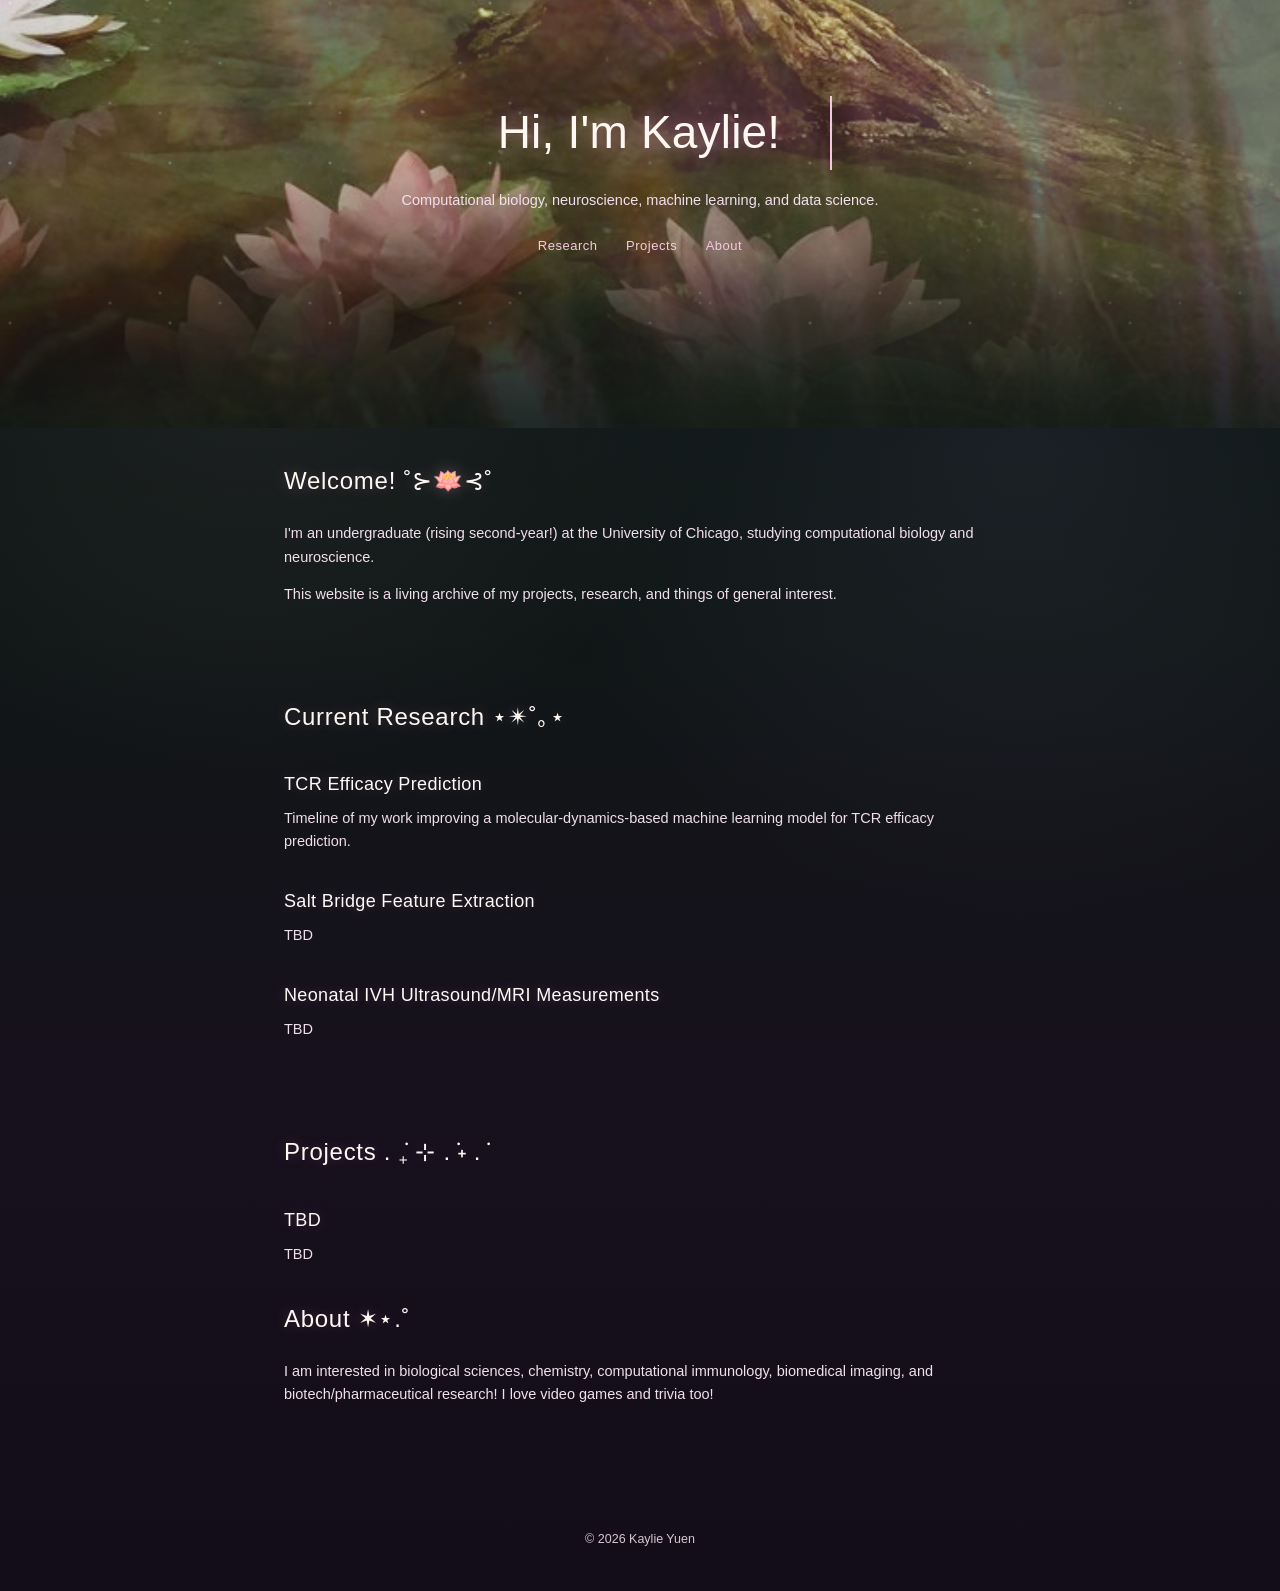
<file: index.html>
<!DOCTYPE html>
<html lang="en">
<head>
  <meta charset="UTF-8" />
  <meta name="viewport" content="width=device-width, initial-scale=1.0" />
  <title>Kaylie Yuen</title>
  <link rel="icon" type="image/png" href="assets/lotus_art.jpg" />
  <link rel="stylesheet" href="style.css" />
</head>

<body>
  <header>
    <h1>Hi, I'm Kaylie!</h1>
    <p>Computational biology, neuroscience, machine learning, and data science.</p>

    <nav>
      <a href="#research">Research</a>
      <a href="#projects">Projects</a>
      <a href="#about">About</a>
    </nav>
  </header>

  <main>
    <section id="intro">
      <h2>Welcome! ˚⊱🪷⊰˚</h2>
      <p>
        I'm an undergraduate (rising second-year!) at the University of Chicago, studying computational biology and neuroscience.
      </p>
      <p>
        This website is a living archive of my projects, research, and things of general interest.
      </p>
    </section>

    <section id="research">
      <h2>Current Research ⋆✴︎˚｡⋆</h2>

      <a class="card page-link" href="haddadian.html">
        <h3>TCR Efficacy Prediction</h3>
        <p>
          Timeline of my work improving a molecular-dynamics-based machine learning model for TCR efficacy prediction.
        </p>
      </a>

      <div class="card">
        <h3>Salt Bridge Feature Extraction</h3>
        <p>
          TBD
        </p>
      </div>

      <div class="card">
        <h3>Neonatal IVH Ultrasound/MRI Measurements</h3>
        <p>
          TBD
        </p>
      </div>
    </section>

    <section id="projects">
      <h2>Projects . ݁₊ ⊹ . ݁˖ . ݁</h2>

      <div class="card">
        <h3>TBD</h3>
        <p>
          TBD
        </p>
      </div>

    <section id="about">
      <h2>About ✶⋆.˚</h2>
      <p>
        I am interested in biological sciences, chemistry, computational immunology, biomedical imaging,
        and biotech/pharmaceutical research! I love video games and trivia too!  
      </p>
    </section>
  </main>

  <footer>
    <p>© 2026 Kaylie Yuen</p>
  </footer>
</body>
</html>
</file>
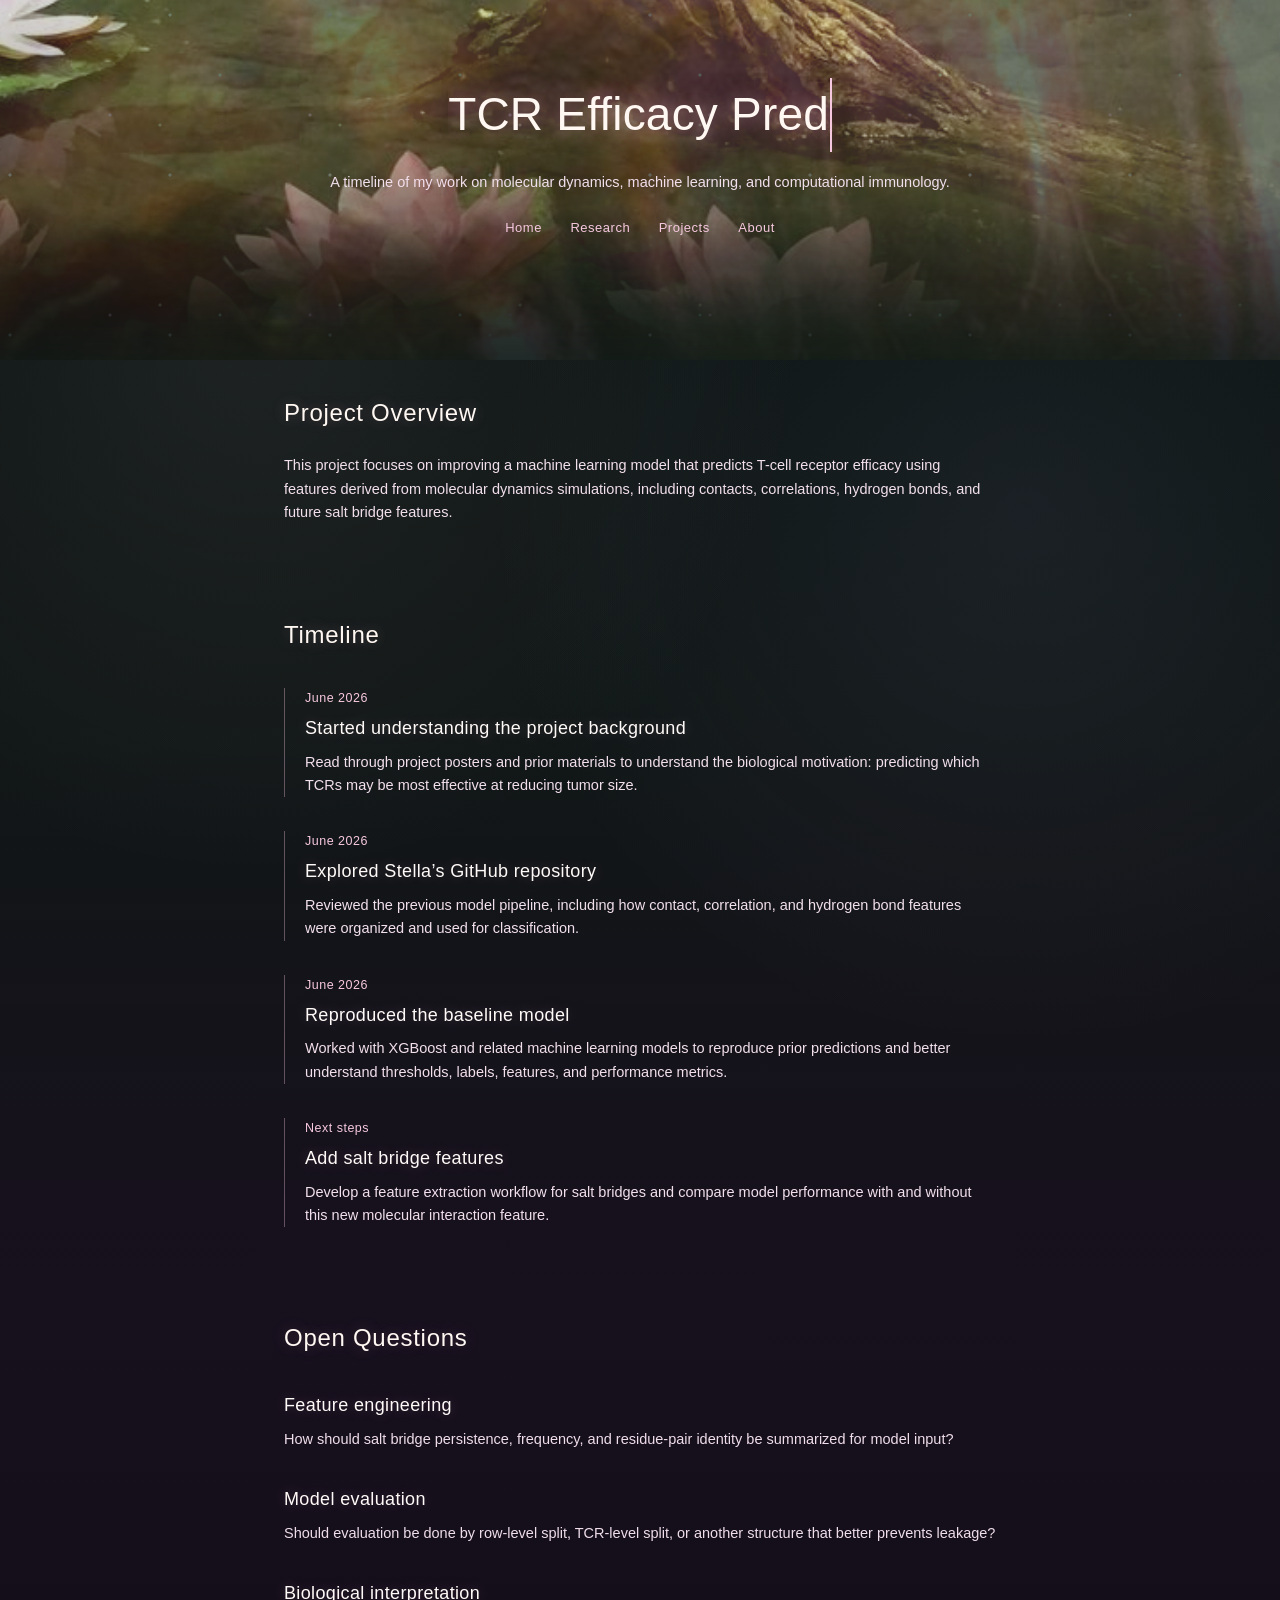
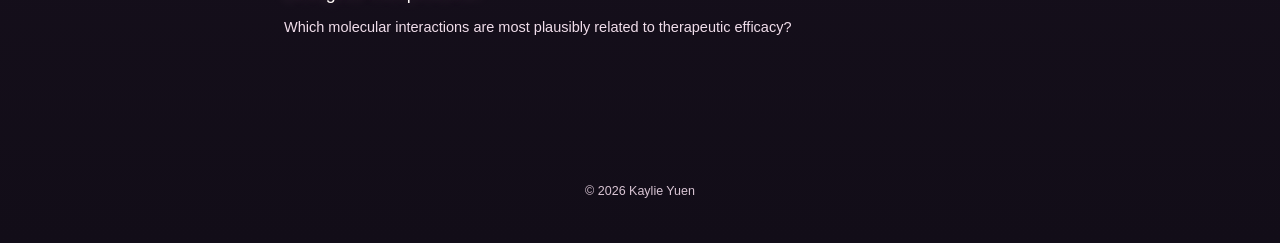
<file: haddadian.html>
<!DOCTYPE html>
<html lang="en">
<head>
  <meta charset="UTF-8" />
  <meta name="viewport" content="width=device-width, initial-scale=1.0" />
  <title>TCR Efficacy Prediction | Kaylie Yuen</title>
  <link rel="icon" type="image/png" href="assets/lotus_art.jpg" />
  <link rel="stylesheet" href="style.css" />
</head>

<body>
  <header class="subpage-header">
    <h1>TCR Efficacy Prediction</h1>
    <p>A timeline of my work on molecular dynamics, machine learning, and computational immunology.</p>

    <nav>
      <a href="index.html">Home</a>
      <a href="index.html#research">Research</a>
      <a href="index.html#projects">Projects</a>
      <a href="index.html#about">About</a>
    </nav>
  </header>

  <main>
    <section>
      <h2>Project Overview</h2>
      <p>
        This project focuses on improving a machine learning model that predicts T-cell receptor
        efficacy using features derived from molecular dynamics simulations, including contacts,
        correlations, hydrogen bonds, and future salt bridge features.
      </p>
    </section>

    <section>
      <h2>Timeline</h2>

      <div class="timeline-entry">
        <p class="timeline-date">June 2026</p>
        <h3>Started understanding the project background</h3>
        <p>
          Read through project posters and prior materials to understand the biological motivation:
          predicting which TCRs may be most effective at reducing tumor size.
        </p>
      </div>

      <div class="timeline-entry">
        <p class="timeline-date">June 2026</p>
        <h3>Explored Stella’s GitHub repository</h3>
        <p>
          Reviewed the previous model pipeline, including how contact, correlation, and hydrogen bond
          features were organized and used for classification.
        </p>
      </div>

      <div class="timeline-entry">
        <p class="timeline-date">June 2026</p>
        <h3>Reproduced the baseline model</h3>
        <p>
          Worked with XGBoost and related machine learning models to reproduce prior predictions and
          better understand thresholds, labels, features, and performance metrics.
        </p>
      </div>

      <div class="timeline-entry">
        <p class="timeline-date">Next steps</p>
        <h3>Add salt bridge features</h3>
        <p>
          Develop a feature extraction workflow for salt bridges and compare model performance with
          and without this new molecular interaction feature.
        </p>
      </div>
    </section>

    <section>
      <h2>Open Questions</h2>

      <div class="card">
        <h3>Feature engineering</h3>
        <p>
          How should salt bridge persistence, frequency, and residue-pair identity be summarized for model input?
        </p>
      </div>

      <div class="card">
        <h3>Model evaluation</h3>
        <p>
          Should evaluation be done by row-level split, TCR-level split, or another structure that better prevents leakage?
        </p>
      </div>

      <div class="card">
        <h3>Biological interpretation</h3>
        <p>
          Which molecular interactions are most plausibly related to therapeutic efficacy?
        </p>
      </div>
    </section>
  </main>

  <footer>
    <p>© 2026 Kaylie Yuen</p>
  </footer>
</body>
</html>
</file>
<file: style.css>
/* ===== Base Styling ===== */

* {
    box-sizing: border-box;
  }
  
  html {
    scroll-behavior: smooth;
    background: #07120f;
  }
  
  body {
    margin: 0;
    font-family: "Inter", "Helvetica Neue", Arial, sans-serif;
    color: #fff7f2;
    line-height: 1.6;
    font-weight: 400;
    overflow-x: hidden;
    min-height: 100vh;
  
    background:
      radial-gradient(circle at 20% 18%, rgba(255, 190, 220, 0.08), transparent 30%),
      radial-gradient(circle at 80% 28%, rgba(195, 170, 255, 0.07), transparent 32%),
      linear-gradient(180deg, #07120f 0%, #101716 38%, #17101d 70%, #120d18 100%);
  }
  
  /* Nothing bolded */
  h1,
  h2,
  h3,
  p,
  a {
    font-weight: 400;
  }
  
  /* ===== Header with fading lotus image ===== */
  
  header {
    position: relative;
    text-align: center;
    padding: 96px 24px 170px;
    color: #fff7f2;
    overflow: hidden;
    background: #07120f;
  }
  
  /* Sharpened lotus image layer */
  header::before {
    content: "";
    position: absolute;
    inset: 0;
    z-index: 0;
    pointer-events: none;
  
    background:
      linear-gradient(
        to bottom,
        rgba(4, 8, 7, 0.18) 0%,
        rgba(6, 11, 9, 0.35) 42%,
        rgba(7, 18, 15, 0.75) 72%,
        #07120f 100%
      ),
      url("assets/lotus.png");
  
    background-size: cover;
    background-position: center top;
    background-repeat: no-repeat;
  
    filter: contrast(1.2) saturate(1.13) brightness(0.92);
    transform: scale(1.02);
  
    -webkit-mask-image: linear-gradient(
      to bottom,
      black 0%,
      black 58%,
      rgba(0, 0, 0, 0.7) 76%,
      transparent 100%
    );
  
    mask-image: linear-gradient(
      to bottom,
      black 0%,
      black 58%,
      rgba(0, 0, 0, 0.7) 76%,
      transparent 100%
    );
  }
  
  /* Pearly shimmer + sparkle particles */
  header::after {
    content: "";
    position: absolute;
    inset: -18%;
    z-index: 1;
    pointer-events: none;
  
    background:
      radial-gradient(circle, rgba(255, 255, 255, 0.95) 0 1px, transparent 2px) 12% 18% / 160px 160px,
      radial-gradient(circle, rgba(255, 210, 235, 0.85) 0 1px, transparent 2px) 72% 22% / 200px 200px,
      radial-gradient(circle, rgba(220, 255, 240, 0.75) 0 1px, transparent 2px) 35% 75% / 240px 240px,
      radial-gradient(circle, rgba(255, 245, 210, 0.8) 0 1px, transparent 2px) 88% 68% / 180px 180px,
      radial-gradient(circle at 20% 30%, rgba(255, 185, 215, 0.18), transparent 24%),
      radial-gradient(circle at 75% 20%, rgba(230, 210, 255, 0.14), transparent 26%),
      radial-gradient(circle at 50% 80%, rgba(190, 255, 220, 0.08), transparent 30%),
      url("assets/pearl.png");
  
    background-size:
      160px 160px,
      200px 200px,
      240px 240px,
      180px 180px,
      160% 160%,
      170% 170%,
      180% 180%,
      cover;
  
    background-position:
      0 0,
      40px 80px,
      90px 20px,
      120px 100px,
      center,
      center,
      center,
      center;
  
    mix-blend-mode: screen;
    opacity: 0.36;
    filter: contrast(1.1) saturate(1.18) brightness(1.08);
  
    animation: sparkleFloat 9s ease-in-out infinite alternate;
  
    -webkit-mask-image: linear-gradient(
      to bottom,
      black 0%,
      black 55%,
      rgba(0, 0, 0, 0.55) 74%,
      transparent 100%
    );
  
    mask-image: linear-gradient(
      to bottom,
      black 0%,
      black 55%,
      rgba(0, 0, 0, 0.55) 74%,
      transparent 100%
    );
  }
  
  /* Keeps header text above image and particles */
  header h1,
  header p,
  nav {
    position: relative;
    z-index: 2;
  }
  
  /* Typing animation title */
  header h1 {
    display: inline-block;
    font-size: 46px;
    margin: 0 0 12px;
    letter-spacing: 0.2px;
    color: #fff7f2;
    text-shadow:
      0 0 18px rgba(255, 185, 215, 0.45),
      0 0 42px rgba(255, 210, 235, 0.22);
  
    overflow: hidden;
    white-space: nowrap;
    border-right: 2px solid #f6c8df;
    width: 0;
  
    animation:
      typing 2.2s steps(15, end) forwards,
      cursorBlink 0.8s step-end infinite;
  }
  
  header p {
    max-width: 700px;
    margin: 0 auto 18px;
    font-size: 14.5px;
    color: #f2dfec;
  }
  
  /* ===== Animations ===== */
  
  @keyframes sparkleFloat {
    0% {
      transform: translateX(-18px) translateY(-12px) scale(1.02);
      opacity: 0.28;
    }
  
    50% {
      transform: translateX(8px) translateY(6px) scale(1.06);
      opacity: 0.56;
    }
  
    100% {
      transform: translateX(24px) translateY(18px) scale(1.08);
      opacity: 0.38;
    }
  }
  
  @keyframes typing {
    from {
      width: 0;
    }
  
    to {
      width: 15ch;
    }
  }
  
  @keyframes cursorBlink {
    0%,
    100% {
      border-color: transparent;
    }
  
    50% {
      border-color: #f6c8df;
    }
  }
  
  /* ===== Navigation ===== */
  
  nav {
    margin-top: 20px;
  }
  
  nav a {
    margin: 0 12px;
    text-decoration: none;
    color: #f6c8df;
    font-size: 13px;
    letter-spacing: 0.04em;
    padding-bottom: 3px;
    border-bottom: 1px solid transparent;
    transition: 0.2s ease;
  }
  
  nav a:hover {
    color: #ffffff;
    border-bottom: 1px solid #f6c8df;
  }
  
  /* ===== Main Content ===== */
  
  main {
    max-width: 760px;
    width: 100%;
    margin: 0 auto;
    padding: 34px 24px 78px;
    text-align: left;
  }
  
  /* ===== Sections ===== */
  
  section {
    margin-bottom: 92px;
  }
  
  section:last-child {
    margin-bottom: 0;
  }
  
  section h2 {
    font-size: 24px;
    margin: 0 0 22px;
    color: #fff7f2;
    border: none;
    padding-bottom: 0;
    letter-spacing: 0.03em;
    text-shadow:
      0 0 16px rgba(255, 190, 220, 0.24),
      0 0 30px rgba(230, 210, 255, 0.12);
  }
  
  section h2::before {
    content: none;
  }
  
  /* ===== Paragraphs ===== */
  
  p {
    font-size: 14.5px;
    color: #f2dfec;
    margin-top: 0;
    margin-bottom: 14px;
  }
  
  #intro p,
  #about p {
    max-width: 700px;
  }
  
  /* ===== Research and Project Entries ===== */
  
  .card {
    padding: 0;
    margin: 34px 0;
    background: transparent;
    border: none;
    box-shadow: none;
  }
  
  .card h3 {
    margin: 0 0 8px;
    font-size: 18px;
    color: #fffaf7;
    letter-spacing: 0.02em;
    text-shadow: 0 0 14px rgba(255, 190, 220, 0.24);
  }
  
  .card h3::after {
    content: none;
  }
  
  .card p {
    margin: 0;
    color: #f0ddea;
  }
  
  /* ===== Footer ===== */
  
  footer {
    text-align: center;
    padding: 30px 24px 42px;
    color: #d9c5d4;
    font-size: 12.5px;
  }
  
  footer p {
    color: #d9c5d4;
    font-size: 12.5px;
    margin: 0;
  }
  
  footer p::before,
  footer p::after {
    content: none;
  }
  
  /* ===== Mobile Version ===== */
  
  @media (max-width: 700px) {
    header {
      padding: 66px 20px 120px;
      text-align: center;
    }
  
    header::before {
      background-position: center top;
      filter: contrast(1.15) saturate(1.1) brightness(0.9);
    }
  
    header h1 {
      font-size: 34px;
    }
  
    header p {
      font-size: 13.5px;
    }
  
    nav a {
      display: inline-block;
      margin: 6px 9px;
      font-size: 12.5px;
    }
  
    main {
      max-width: 100%;
      margin: 0 auto;
      padding: 42px 24px 60px;
    }
  
    section {
      margin-bottom: 72px;
    }
  
    section h2 {
      font-size: 21px;
      margin-bottom: 17px;
    }
  
    .card {
      margin: 28px 0;
    }
  
    .card h3 {
      font-size: 16px;
    }
  
    p {
      font-size: 14px;
    }
  
    footer {
      padding: 26px 20px 34px;
      text-align: center;
    }
  }

/* ===== Clickable Page Links ===== */

.page-link {
  display: block;
  text-decoration: none;
  color: inherit;
  transition: transform 0.2s ease, opacity 0.2s ease;
}

.page-link:hover {
  transform: translateY(-3px);
  opacity: 0.86;
}

/* ===== Subpage Header ===== */

.subpage-header {
  padding: 78px 24px 120px;
}

/* ===== Timeline Styling ===== */

.timeline-entry {
  margin: 34px 0;
  padding-left: 20px;
  border-left: 1px solid rgba(246, 200, 223, 0.35);
}

.timeline-date {
  font-size: 12.5px;
  color: #f6c8df;
  margin-bottom: 6px;
  letter-spacing: 0.04em;
}

.timeline-entry h3 {
  margin: 0 0 8px;
  font-size: 18px;
  color: #fffaf7;
  letter-spacing: 0.02em;
  text-shadow: 0 0 14px rgba(255, 190, 220, 0.24);
}

.timeline-entry p {
  margin-top: 0;
}
</file>
